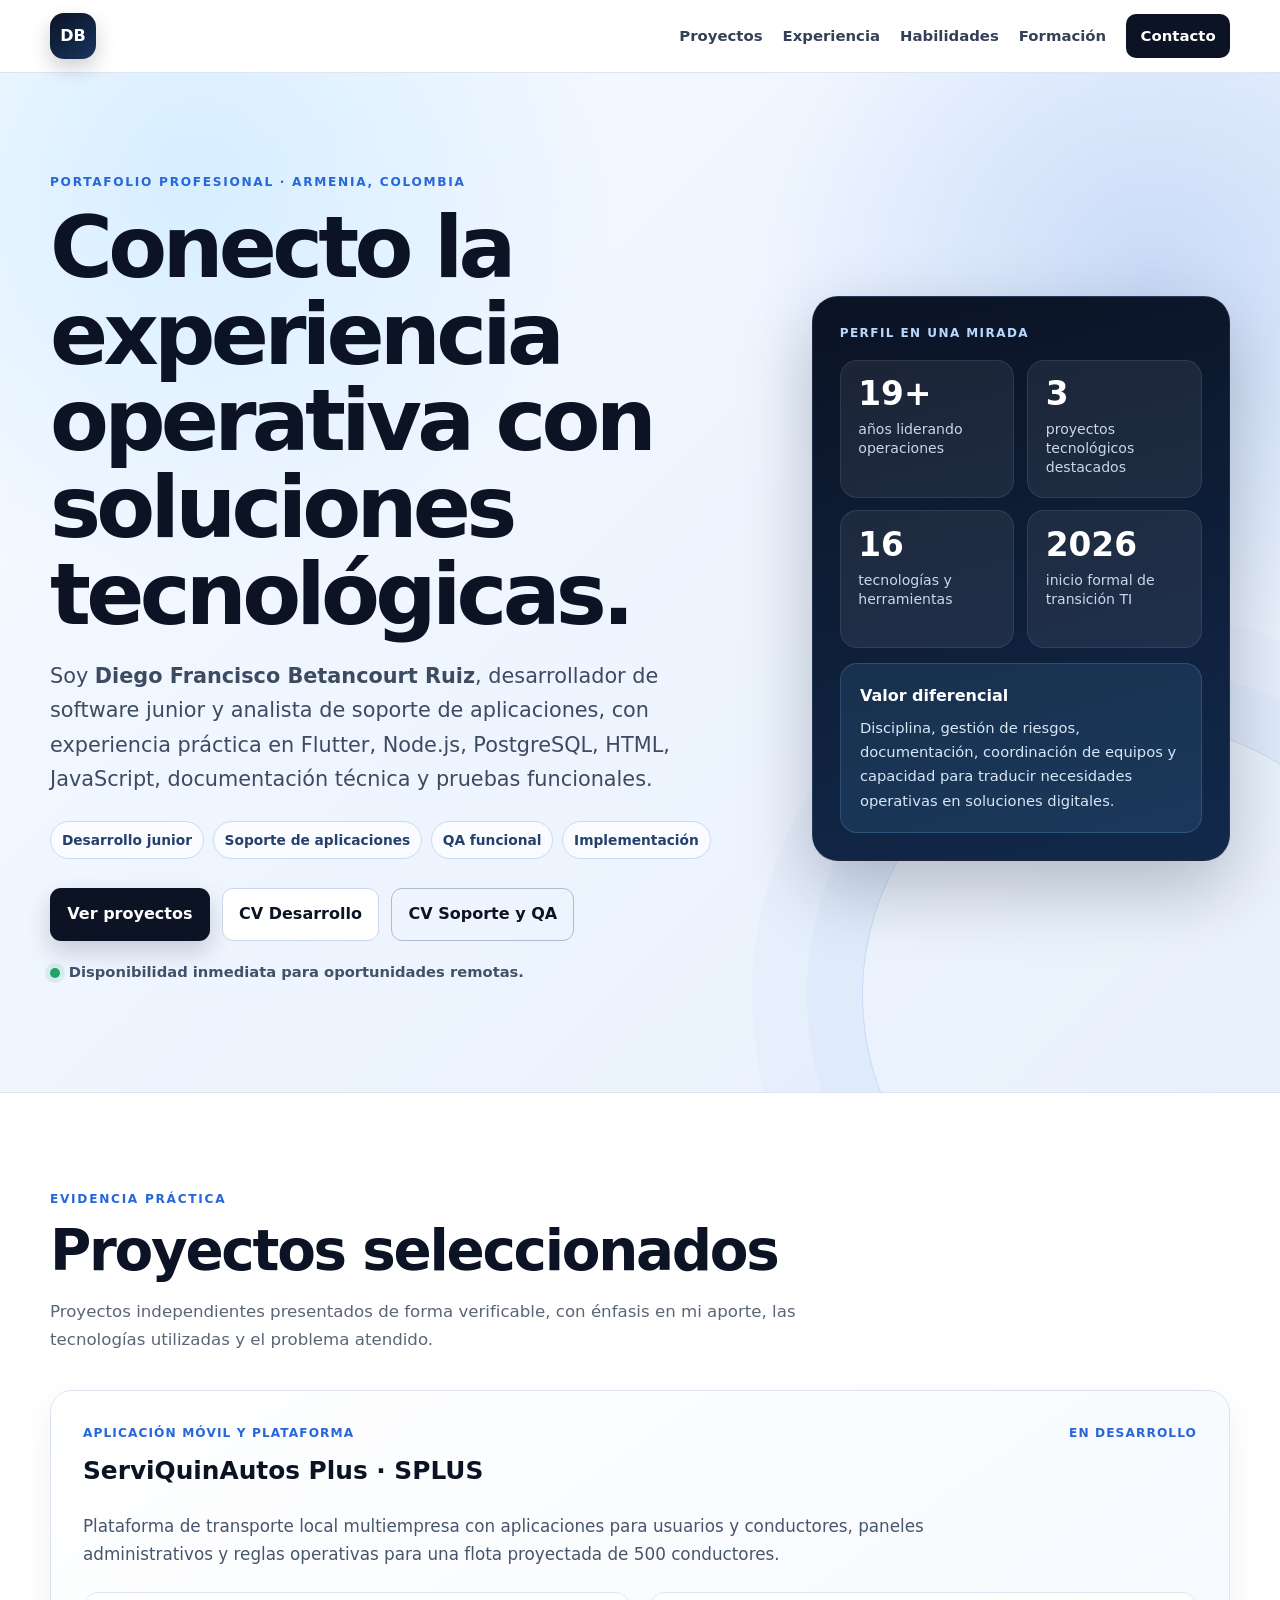
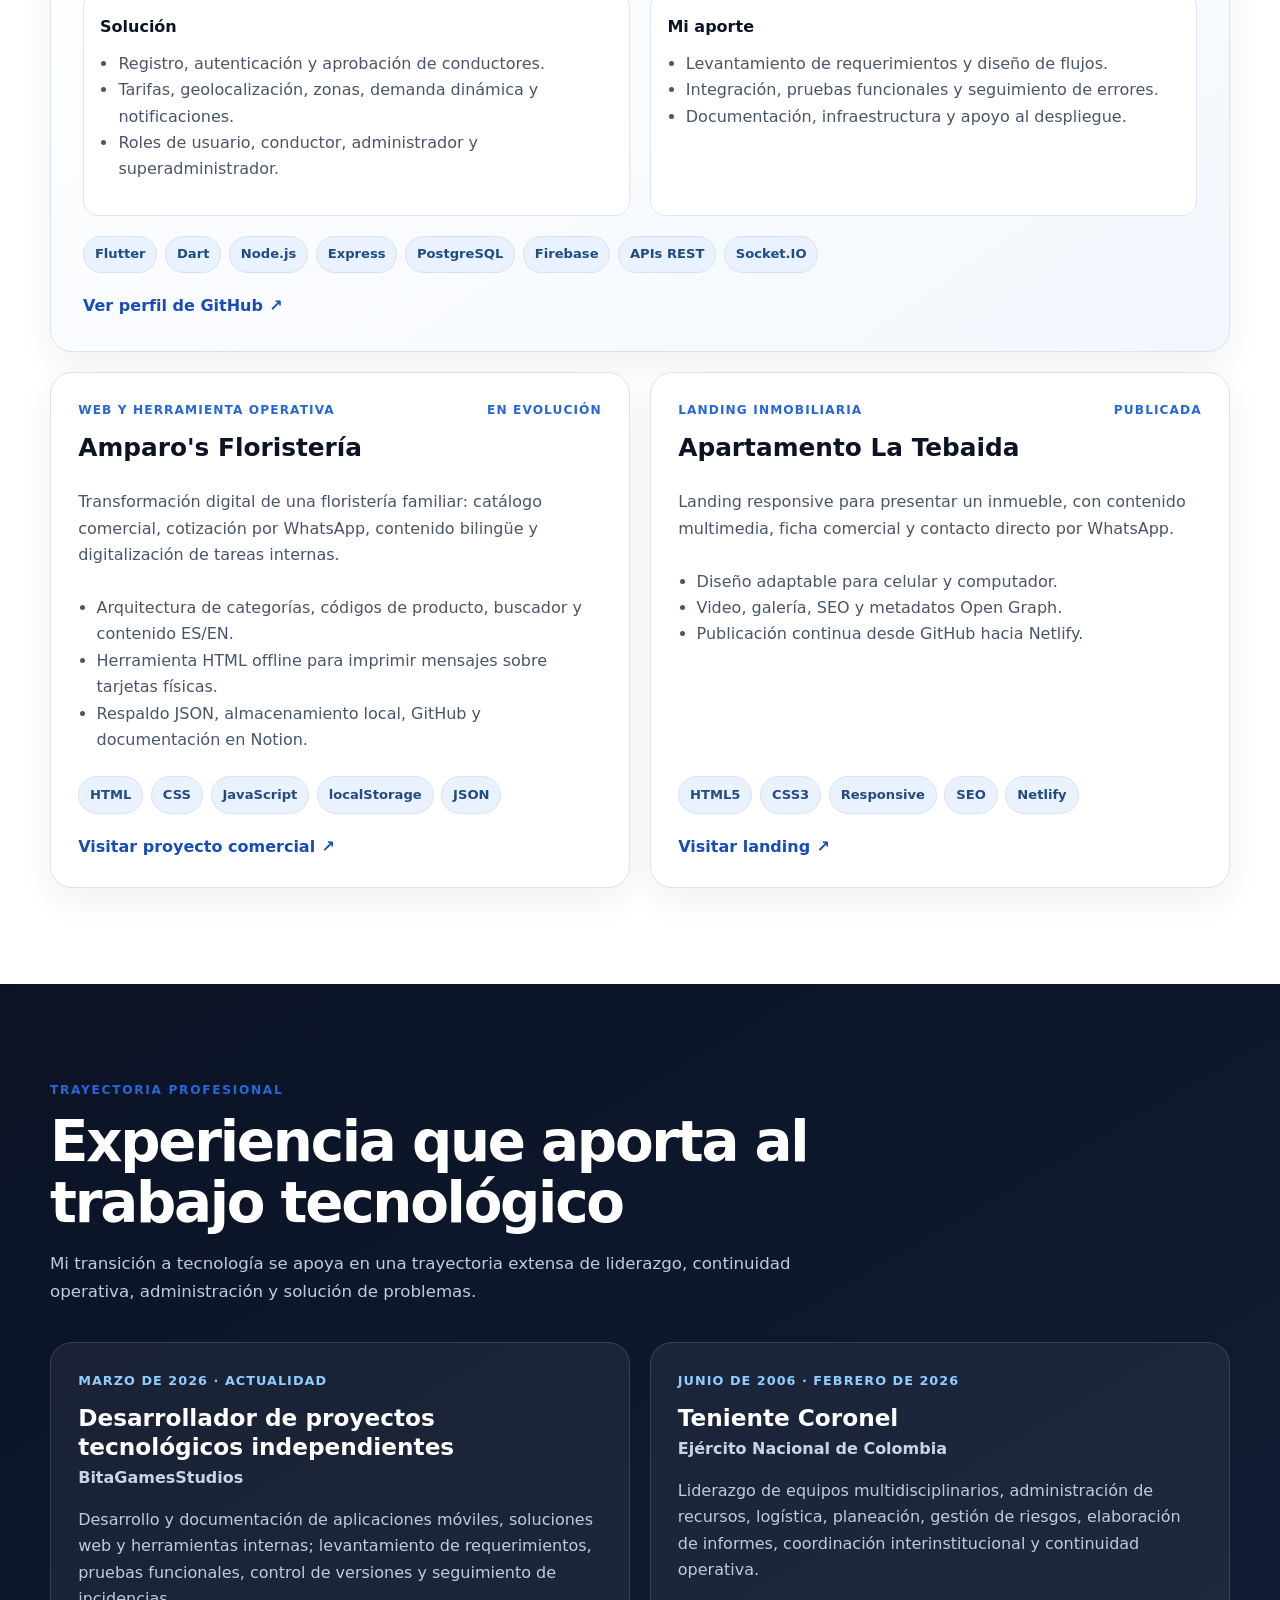
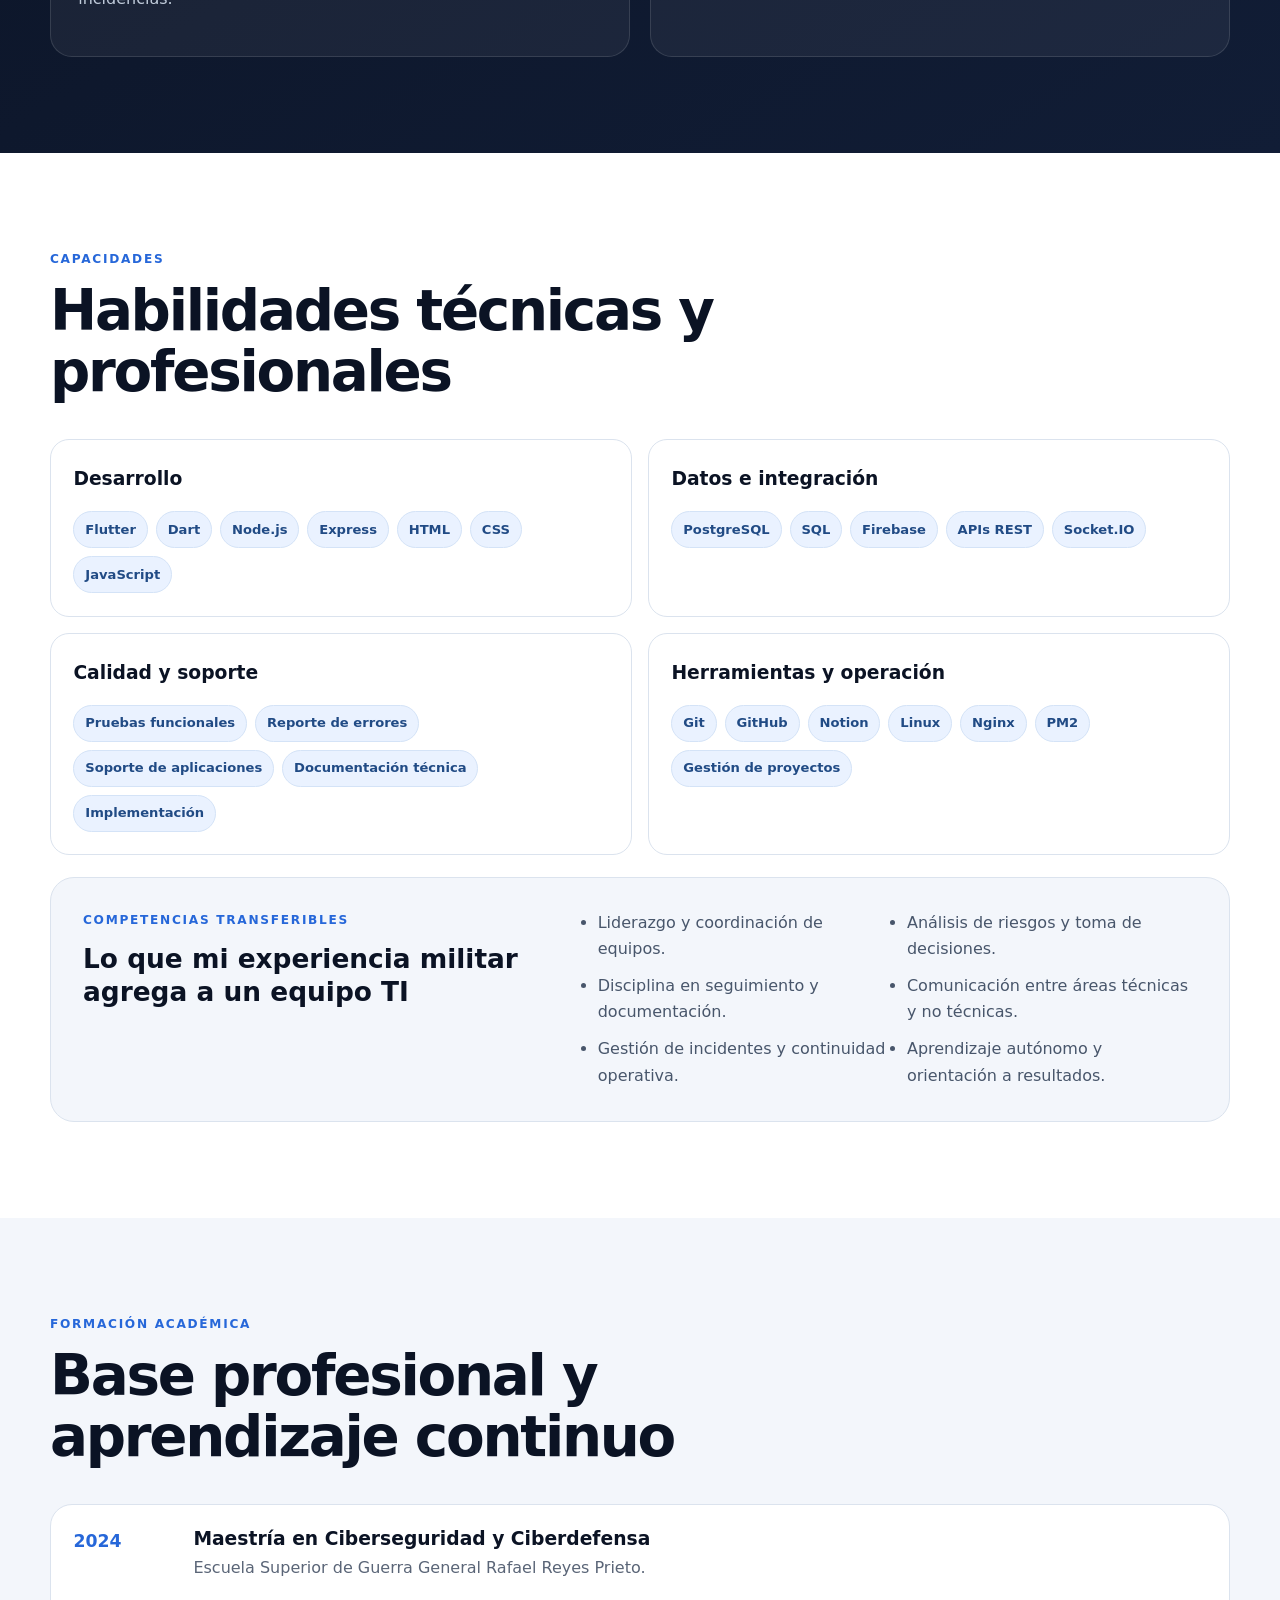
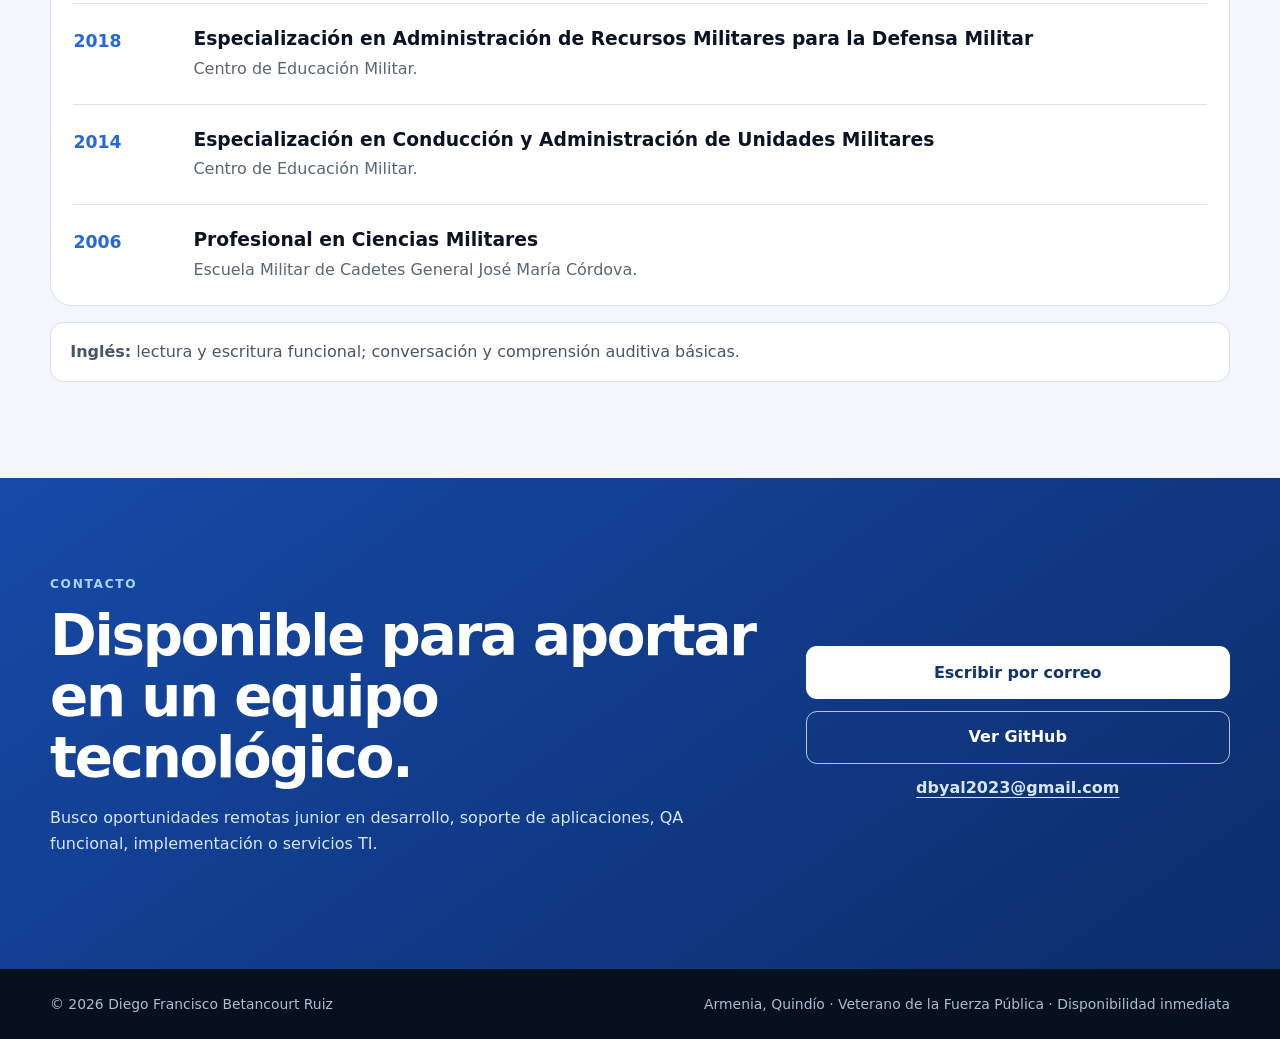
<file: index.html>
<!doctype html>
<html lang="es">
<head>
  <meta charset="utf-8">
  <meta name="viewport" content="width=device-width, initial-scale=1">
  <meta name="description" content="Portafolio profesional de Diego Francisco Betancourt Ruiz: desarrollo de software junior, soporte de aplicaciones, QA funcional, implementación y proyectos digitales.">
  <meta name="theme-color" content="#0b1324">
  <meta name="robots" content="index,follow">
  <meta property="og:title" content="Diego Betancourt | Desarrollo, soporte y QA">
  <meta property="og:description" content="Proyectos en Flutter, Node.js, PostgreSQL, HTML, JavaScript, soporte de aplicaciones y pruebas funcionales.">
  <meta property="og:type" content="website">
  <title>Diego Betancourt | Desarrollo, soporte y QA</title>
  <link rel="stylesheet" href="styles.css">
</head>
<body>
  <a class="skip-link" href="#contenido">Saltar al contenido</a>

  <header class="site-header">
    <nav class="nav container" aria-label="Navegación principal">
      <a class="brand" href="#inicio" aria-label="Inicio">DB</a>
      <div class="nav-links">
        <a href="#proyectos">Proyectos</a>
        <a href="#experiencia">Experiencia</a>
        <a href="#habilidades">Habilidades</a>
        <a href="#formacion">Formación</a>
        <a class="nav-cta" href="#contacto">Contacto</a>
      </div>
    </nav>
  </header>

  <main id="contenido">
    <section id="inicio" class="hero">
      <div class="container hero-grid">
        <div class="hero-copy">
          <p class="eyebrow">Portafolio profesional · Armenia, Colombia</p>
          <h1>Conecto la experiencia operativa con soluciones tecnológicas.</h1>
          <p class="lead">Soy <strong>Diego Francisco Betancourt Ruiz</strong>, desarrollador de software junior y analista de soporte de aplicaciones, con experiencia práctica en Flutter, Node.js, PostgreSQL, HTML, JavaScript, documentación técnica y pruebas funcionales.</p>
          <div class="hero-tags" aria-label="Áreas de interés">
            <span>Desarrollo junior</span>
            <span>Soporte de aplicaciones</span>
            <span>QA funcional</span>
            <span>Implementación</span>
          </div>
          <div class="actions">
            <a class="button primary" href="#proyectos">Ver proyectos</a>
            <a class="button secondary" href="portafolio_diego/assets/cv/Hoja_de_Vida_Diego_Desarrollo_Junior.pdf">CV Desarrollo</a>
            <a class="button ghost" href="portafolio_diego/assets/cv/Hoja_de_Vida_Diego_Soporte_QA.pdf">CV Soporte y QA</a>
          </div>
          <p class="availability"><span aria-hidden="true"></span> Disponibilidad inmediata para oportunidades remotas.</p>
        </div>

        <aside class="hero-panel" aria-label="Resumen profesional">
          <p class="panel-label">Perfil en una mirada</p>
          <div class="metric-grid">
            <div><strong>19+</strong><span>años liderando operaciones</span></div>
            <div><strong>3</strong><span>proyectos tecnológicos destacados</span></div>
            <div><strong>16</strong><span>tecnologías y herramientas</span></div>
            <div><strong>2026</strong><span>inicio formal de transición TI</span></div>
          </div>
          <div class="panel-note">
            <strong>Valor diferencial</strong>
            <p>Disciplina, gestión de riesgos, documentación, coordinación de equipos y capacidad para traducir necesidades operativas en soluciones digitales.</p>
          </div>
        </aside>
      </div>
    </section>

    <section id="proyectos" class="section container">
      <div class="section-heading">
        <p class="eyebrow">Evidencia práctica</p>
        <h2>Proyectos seleccionados</h2>
        <p>Proyectos independientes presentados de forma verificable, con énfasis en mi aporte, las tecnologías utilizadas y el problema atendido.</p>
      </div>

      <div class="projects">
        <article class="project-card featured">
          <div class="project-topline"><span>Aplicación móvil y plataforma</span><span>En desarrollo</span></div>
          <h3>ServiQuinAutos Plus · SPLUS</h3>
          <p class="project-summary">Plataforma de transporte local multiempresa con aplicaciones para usuarios y conductores, paneles administrativos y reglas operativas para una flota proyectada de 500 conductores.</p>
          <div class="project-columns">
            <div>
              <h4>Solución</h4>
              <ul>
                <li>Registro, autenticación y aprobación de conductores.</li>
                <li>Tarifas, geolocalización, zonas, demanda dinámica y notificaciones.</li>
                <li>Roles de usuario, conductor, administrador y superadministrador.</li>
              </ul>
            </div>
            <div>
              <h4>Mi aporte</h4>
              <ul>
                <li>Levantamiento de requerimientos y diseño de flujos.</li>
                <li>Integración, pruebas funcionales y seguimiento de errores.</li>
                <li>Documentación, infraestructura y apoyo al despliegue.</li>
              </ul>
            </div>
          </div>
          <div class="stack"><span>Flutter</span><span>Dart</span><span>Node.js</span><span>Express</span><span>PostgreSQL</span><span>Firebase</span><span>APIs REST</span><span>Socket.IO</span></div>
          <a class="text-link" href="https://github.com/bitagamesstudios" target="_blank" rel="noopener noreferrer">Ver perfil de GitHub <span aria-hidden="true">↗</span></a>
        </article>

        <article class="project-card">
          <div class="project-topline"><span>Web y herramienta operativa</span><span>En evolución</span></div>
          <h3>Amparo's Floristería</h3>
          <p>Transformación digital de una floristería familiar: catálogo comercial, cotización por WhatsApp, contenido bilingüe y digitalización de tareas internas.</p>
          <ul>
            <li>Arquitectura de categorías, códigos de producto, buscador y contenido ES/EN.</li>
            <li>Herramienta HTML offline para imprimir mensajes sobre tarjetas físicas.</li>
            <li>Respaldo JSON, almacenamiento local, GitHub y documentación en Notion.</li>
          </ul>
          <div class="stack"><span>HTML</span><span>CSS</span><span>JavaScript</span><span>localStorage</span><span>JSON</span></div>
          <a class="text-link" href="https://www.amparosfloristeria.com" target="_blank" rel="noopener noreferrer">Visitar proyecto comercial <span aria-hidden="true">↗</span></a>
        </article>

        <article class="project-card">
          <div class="project-topline"><span>Landing inmobiliaria</span><span>Publicada</span></div>
          <h3>Apartamento La Tebaida</h3>
          <p>Landing responsive para presentar un inmueble, con contenido multimedia, ficha comercial y contacto directo por WhatsApp.</p>
          <ul>
            <li>Diseño adaptable para celular y computador.</li>
            <li>Video, galería, SEO y metadatos Open Graph.</li>
            <li>Publicación continua desde GitHub hacia Netlify.</li>
          </ul>
          <div class="stack"><span>HTML5</span><span>CSS3</span><span>Responsive</span><span>SEO</span><span>Netlify</span></div>
          <a class="text-link" href="https://apto-tebaida.netlify.app" target="_blank" rel="noopener noreferrer">Visitar landing <span aria-hidden="true">↗</span></a>
        </article>
      </div>
    </section>

    <section id="experiencia" class="section section-dark">
      <div class="container">
        <div class="section-heading light">
          <p class="eyebrow">Trayectoria profesional</p>
          <h2>Experiencia que aporta al trabajo tecnológico</h2>
          <p>Mi transición a tecnología se apoya en una trayectoria extensa de liderazgo, continuidad operativa, administración y solución de problemas.</p>
        </div>

        <div class="experience-grid">
          <article class="experience-card">
            <p class="date">Marzo de 2026 · Actualidad</p>
            <h3>Desarrollador de proyectos tecnológicos independientes</h3>
            <p class="company">BitaGamesStudios</p>
            <p>Desarrollo y documentación de aplicaciones móviles, soluciones web y herramientas internas; levantamiento de requerimientos, pruebas funcionales, control de versiones y seguimiento de incidencias.</p>
          </article>
          <article class="experience-card">
            <p class="date">Junio de 2006 · Febrero de 2026</p>
            <h3>Teniente Coronel</h3>
            <p class="company">Ejército Nacional de Colombia</p>
            <p>Liderazgo de equipos multidisciplinarios, administración de recursos, logística, planeación, gestión de riesgos, elaboración de informes, coordinación interinstitucional y continuidad operativa.</p>
          </article>
        </div>
      </div>
    </section>

    <section id="habilidades" class="section container">
      <div class="section-heading">
        <p class="eyebrow">Capacidades</p>
        <h2>Habilidades técnicas y profesionales</h2>
      </div>

      <div class="skills-grid">
        <article class="skill-card">
          <h3>Desarrollo</h3>
          <div class="chips"><span>Flutter</span><span>Dart</span><span>Node.js</span><span>Express</span><span>HTML</span><span>CSS</span><span>JavaScript</span></div>
        </article>
        <article class="skill-card">
          <h3>Datos e integración</h3>
          <div class="chips"><span>PostgreSQL</span><span>SQL</span><span>Firebase</span><span>APIs REST</span><span>Socket.IO</span></div>
        </article>
        <article class="skill-card">
          <h3>Calidad y soporte</h3>
          <div class="chips"><span>Pruebas funcionales</span><span>Reporte de errores</span><span>Soporte de aplicaciones</span><span>Documentación técnica</span><span>Implementación</span></div>
        </article>
        <article class="skill-card">
          <h3>Herramientas y operación</h3>
          <div class="chips"><span>Git</span><span>GitHub</span><span>Notion</span><span>Linux</span><span>Nginx</span><span>PM2</span><span>Gestión de proyectos</span></div>
        </article>
      </div>

      <div class="transferable">
        <div>
          <p class="eyebrow">Competencias transferibles</p>
          <h3>Lo que mi experiencia militar agrega a un equipo TI</h3>
        </div>
        <ul>
          <li>Liderazgo y coordinación de equipos.</li>
          <li>Análisis de riesgos y toma de decisiones.</li>
          <li>Disciplina en seguimiento y documentación.</li>
          <li>Comunicación entre áreas técnicas y no técnicas.</li>
          <li>Gestión de incidentes y continuidad operativa.</li>
          <li>Aprendizaje autónomo y orientación a resultados.</li>
        </ul>
      </div>
    </section>

    <section id="formacion" class="section section-soft">
      <div class="container">
        <div class="section-heading">
          <p class="eyebrow">Formación académica</p>
          <h2>Base profesional y aprendizaje continuo</h2>
        </div>
        <div class="timeline">
          <article><span>2024</span><div><h3>Maestría en Ciberseguridad y Ciberdefensa</h3><p>Escuela Superior de Guerra General Rafael Reyes Prieto.</p></div></article>
          <article><span>2018</span><div><h3>Especialización en Administración de Recursos Militares para la Defensa Militar</h3><p>Centro de Educación Militar.</p></div></article>
          <article><span>2014</span><div><h3>Especialización en Conducción y Administración de Unidades Militares</h3><p>Centro de Educación Militar.</p></div></article>
          <article><span>2006</span><div><h3>Profesional en Ciencias Militares</h3><p>Escuela Militar de Cadetes General José María Córdova.</p></div></article>
        </div>
        <p class="language-note"><strong>Inglés:</strong> lectura y escritura funcional; conversación y comprensión auditiva básicas.</p>
      </div>
    </section>

    <section id="contacto" class="section contact">
      <div class="container contact-card">
        <div>
          <p class="eyebrow">Contacto</p>
          <h2>Disponible para aportar en un equipo tecnológico.</h2>
          <p>Busco oportunidades remotas junior en desarrollo, soporte de aplicaciones, QA funcional, implementación o servicios TI.</p>
        </div>
        <div class="contact-actions">
          <a class="button light" href="mailto:dbyal2023@gmail.com">Escribir por correo</a>
          <a class="button outline-light" href="https://github.com/bitagamesstudios" target="_blank" rel="noopener noreferrer">Ver GitHub</a>
          <a class="contact-email" href="mailto:dbyal2023@gmail.com">dbyal2023@gmail.com</a>
        </div>
      </div>
    </section>
  </main>

  <footer class="footer">
    <div class="container footer-content">
      <p>© 2026 Diego Francisco Betancourt Ruiz</p>
      <p>Armenia, Quindío · Veterano de la Fuerza Pública · Disponibilidad inmediata</p>
    </div>
  </footer>
</body>
</html>
</file>
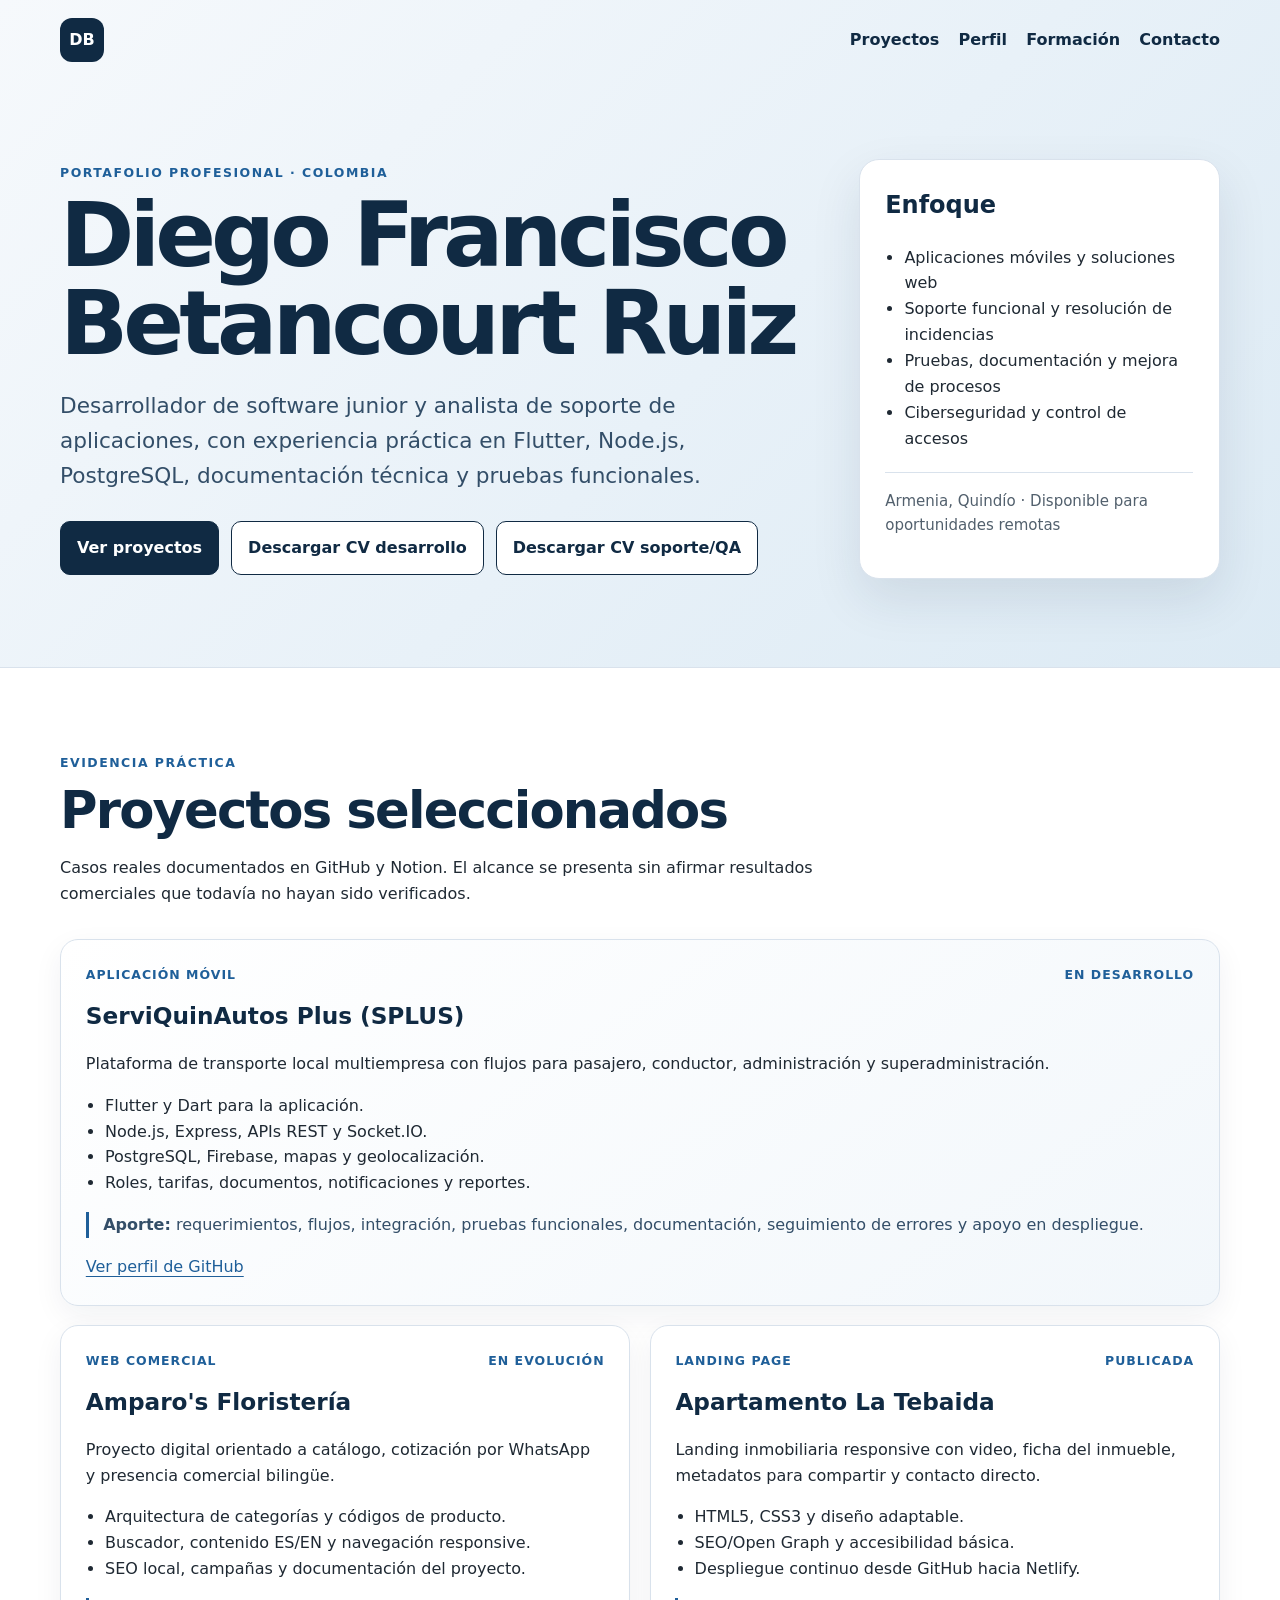
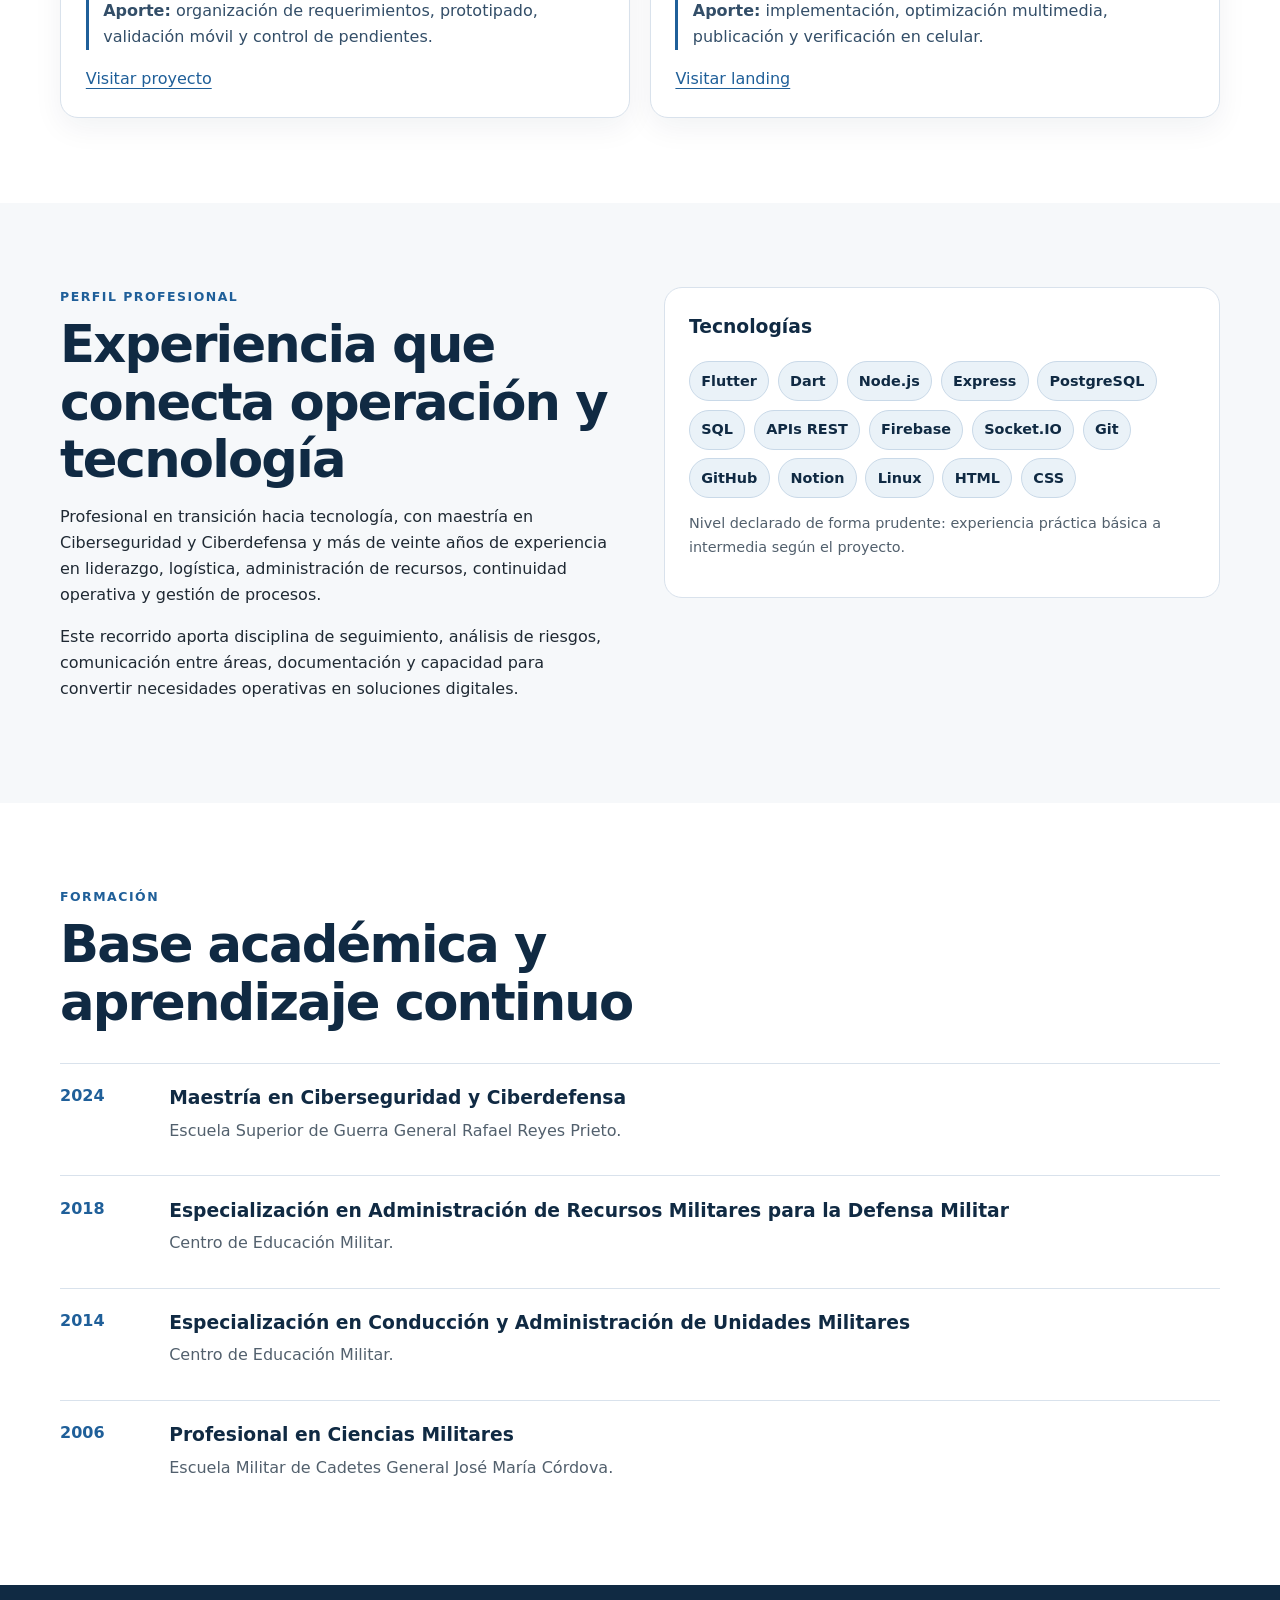
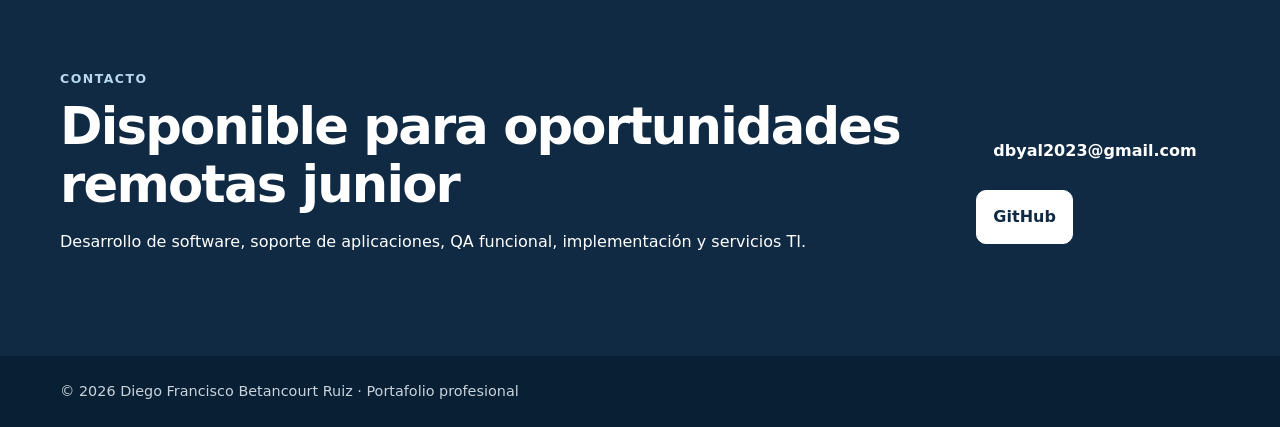
<file: portafolio_diego/index.html>
<!doctype html>
<html lang="es">
<head>
  <meta charset="utf-8">
  <meta name="viewport" content="width=device-width, initial-scale=1">
  <meta name="description" content="Portafolio profesional de Diego Francisco Betancourt Ruiz: desarrollo de software, soporte de aplicaciones, QA funcional y proyectos digitales.">
  <meta name="robots" content="index,follow">
  <title>Diego Betancourt | Desarrollo de Software y Soporte de Aplicaciones</title>
  <link rel="stylesheet" href="styles.css">
</head>
<body>
  <a class="skip-link" href="#contenido">Saltar al contenido</a>
  <header class="hero">
    <nav class="nav container" aria-label="Navegación principal">
      <a class="brand" href="#inicio">DB</a>
      <div class="nav-links">
        <a href="#proyectos">Proyectos</a>
        <a href="#perfil">Perfil</a>
        <a href="#formacion">Formación</a>
        <a href="#contacto">Contacto</a>
      </div>
    </nav>
    <section id="inicio" class="container hero-grid">
      <div>
        <p class="eyebrow">Portafolio profesional · Colombia</p>
        <h1>Diego Francisco<br>Betancourt Ruiz</h1>
        <p class="lead">Desarrollador de software junior y analista de soporte de aplicaciones, con experiencia práctica en Flutter, Node.js, PostgreSQL, documentación técnica y pruebas funcionales.</p>
        <div class="actions">
          <a class="button primary" href="#proyectos">Ver proyectos</a>
          <a class="button secondary" href="assets/cv/Hoja_de_Vida_Diego_Desarrollo_Junior.pdf">Descargar CV desarrollo</a>
          <a class="button secondary" href="assets/cv/Hoja_de_Vida_Diego_Soporte_QA.pdf">Descargar CV soporte/QA</a>
        </div>
      </div>
      <aside class="summary-card" aria-label="Resumen profesional">
        <h2>Enfoque</h2>
        <ul>
          <li>Aplicaciones móviles y soluciones web</li>
          <li>Soporte funcional y resolución de incidencias</li>
          <li>Pruebas, documentación y mejora de procesos</li>
          <li>Ciberseguridad y control de accesos</li>
        </ul>
        <p class="location">Armenia, Quindío · Disponible para oportunidades remotas</p>
      </aside>
    </section>
  </header>

  <main id="contenido">
    <section id="proyectos" class="section container">
      <div class="section-heading">
        <p class="eyebrow">Evidencia práctica</p>
        <h2>Proyectos seleccionados</h2>
        <p>Casos reales documentados en GitHub y Notion. El alcance se presenta sin afirmar resultados comerciales que todavía no hayan sido verificados.</p>
      </div>
      <div class="projects">
        <article class="project-card featured">
          <div class="project-topline"><span>Aplicación móvil</span><span>En desarrollo</span></div>
          <h3>ServiQuinAutos Plus (SPLUS)</h3>
          <p>Plataforma de transporte local multiempresa con flujos para pasajero, conductor, administración y superadministración.</p>
          <ul>
            <li>Flutter y Dart para la aplicación.</li>
            <li>Node.js, Express, APIs REST y Socket.IO.</li>
            <li>PostgreSQL, Firebase, mapas y geolocalización.</li>
            <li>Roles, tarifas, documentos, notificaciones y reportes.</li>
          </ul>
          <p class="contribution"><strong>Aporte:</strong> requerimientos, flujos, integración, pruebas funcionales, documentación, seguimiento de errores y apoyo en despliegue.</p>
          <a href="https://github.com/bitagamesstudios" rel="noopener">Ver perfil de GitHub</a>
        </article>

        <article class="project-card">
          <div class="project-topline"><span>Web comercial</span><span>En evolución</span></div>
          <h3>Amparo's Floristería</h3>
          <p>Proyecto digital orientado a catálogo, cotización por WhatsApp y presencia comercial bilingüe.</p>
          <ul>
            <li>Arquitectura de categorías y códigos de producto.</li>
            <li>Buscador, contenido ES/EN y navegación responsive.</li>
            <li>SEO local, campañas y documentación del proyecto.</li>
          </ul>
          <p class="contribution"><strong>Aporte:</strong> organización de requerimientos, prototipado, validación móvil y control de pendientes.</p>
          <a href="https://www.amparosfloristeria.com" rel="noopener">Visitar proyecto</a>
        </article>

        <article class="project-card">
          <div class="project-topline"><span>Landing page</span><span>Publicada</span></div>
          <h3>Apartamento La Tebaida</h3>
          <p>Landing inmobiliaria responsive con video, ficha del inmueble, metadatos para compartir y contacto directo.</p>
          <ul>
            <li>HTML5, CSS3 y diseño adaptable.</li>
            <li>SEO/Open Graph y accesibilidad básica.</li>
            <li>Despliegue continuo desde GitHub hacia Netlify.</li>
          </ul>
          <p class="contribution"><strong>Aporte:</strong> implementación, optimización multimedia, publicación y verificación en celular.</p>
          <a href="https://apto-tebaida.netlify.app" rel="noopener">Visitar landing</a>
        </article>
      </div>
    </section>

    <section id="perfil" class="section alt">
      <div class="container two-columns">
        <div>
          <p class="eyebrow">Perfil profesional</p>
          <h2>Experiencia que conecta operación y tecnología</h2>
          <p>Profesional en transición hacia tecnología, con maestría en Ciberseguridad y Ciberdefensa y más de veinte años de experiencia en liderazgo, logística, administración de recursos, continuidad operativa y gestión de procesos.</p>
          <p>Este recorrido aporta disciplina de seguimiento, análisis de riesgos, comunicación entre áreas, documentación y capacidad para convertir necesidades operativas en soluciones digitales.</p>
        </div>
        <div class="skills-panel">
          <h3>Tecnologías</h3>
          <div class="chips" aria-label="Tecnologías y habilidades">
            <span>Flutter</span><span>Dart</span><span>Node.js</span><span>Express</span><span>PostgreSQL</span><span>SQL</span><span>APIs REST</span><span>Firebase</span><span>Socket.IO</span><span>Git</span><span>GitHub</span><span>Notion</span><span>Linux</span><span>HTML</span><span>CSS</span>
          </div>
          <p class="note">Nivel declarado de forma prudente: experiencia práctica básica a intermedia según el proyecto.</p>
        </div>
      </div>
    </section>

    <section id="formacion" class="section container">
      <div class="section-heading">
        <p class="eyebrow">Formación</p>
        <h2>Base académica y aprendizaje continuo</h2>
      </div>
      <div class="timeline">
        <article><span>2024</span><div><h3>Maestría en Ciberseguridad y Ciberdefensa</h3><p>Escuela Superior de Guerra General Rafael Reyes Prieto.</p></div></article>
        <article><span>2018</span><div><h3>Especialización en Administración de Recursos Militares para la Defensa Militar</h3><p>Centro de Educación Militar.</p></div></article>
        <article><span>2014</span><div><h3>Especialización en Conducción y Administración de Unidades Militares</h3><p>Centro de Educación Militar.</p></div></article>
        <article><span>2006</span><div><h3>Profesional en Ciencias Militares</h3><p>Escuela Militar de Cadetes General José María Córdova.</p></div></article>
      </div>
    </section>

    <section id="contacto" class="section contact">
      <div class="container contact-card">
        <div>
          <p class="eyebrow">Contacto</p>
          <h2>Disponible para oportunidades remotas junior</h2>
          <p>Desarrollo de software, soporte de aplicaciones, QA funcional, implementación y servicios TI.</p>
        </div>
        <div class="actions">
          <a class="button primary" href="mailto:dbyal2023@gmail.com">dbyal2023@gmail.com</a>
          <a class="button secondary" href="https://github.com/bitagamesstudios" rel="noopener">GitHub</a>
        </div>
      </div>
    </section>
  </main>

  <footer class="footer"><div class="container">© 2026 Diego Francisco Betancourt Ruiz · Portafolio profesional</div></footer>
</body>
</html>
</file>
<file: styles.css>
:root{
  --ink:#172033;
  --muted:#5a6577;
  --navy:#0b1324;
  --navy-2:#111d36;
  --blue:#2667d9;
  --blue-dark:#174dba;
  --cyan:#6ec8ff;
  --soft:#f3f6fb;
  --soft-blue:#eaf2ff;
  --line:#dbe3ee;
  --white:#fff;
  --success:#21a36a;
  --shadow:0 20px 55px rgba(11,19,36,.10);
  --max:1180px;
}

*{box-sizing:border-box}
html{scroll-behavior:smooth}
body{
  margin:0;
  font-family:Inter,ui-sans-serif,system-ui,-apple-system,BlinkMacSystemFont,"Segoe UI",sans-serif;
  color:var(--ink);
  line-height:1.65;
  background:var(--white);
  -webkit-font-smoothing:antialiased;
}
a{color:inherit;text-underline-offset:4px}
a:focus-visible{outline:3px solid #ffbf47;outline-offset:4px}
.container{width:min(var(--max),calc(100% - 2rem));margin-inline:auto}
.skip-link{position:absolute;left:-9999px;top:0;background:#fff;padding:.8rem 1rem;z-index:100}
.skip-link:focus{left:1rem;top:1rem}

.site-header{
  position:sticky;
  top:0;
  z-index:20;
  background:rgba(255,255,255,.92);
  backdrop-filter:blur(16px);
  border-bottom:1px solid rgba(219,227,238,.9);
}
.nav{display:flex;align-items:center;justify-content:space-between;min-height:72px;gap:1.5rem}
.brand{
  display:grid;
  place-items:center;
  width:46px;
  height:46px;
  border-radius:14px;
  background:linear-gradient(145deg,var(--navy),#18345f);
  color:#fff;
  font-weight:900;
  text-decoration:none;
  box-shadow:0 9px 20px rgba(11,19,36,.2);
}
.nav-links{display:flex;align-items:center;gap:1.25rem;flex-wrap:wrap}
.nav-links a{text-decoration:none;color:#344057;font-size:.93rem;font-weight:750}
.nav-links a:hover{color:var(--blue)}
.nav-links .nav-cta{padding:.62rem .9rem;border-radius:10px;background:var(--navy);color:#fff}
.nav-links .nav-cta:hover{background:var(--blue);color:#fff}

.hero{
  overflow:hidden;
  position:relative;
  background:
    radial-gradient(circle at 15% 10%,rgba(110,200,255,.23),transparent 30%),
    radial-gradient(circle at 90% 20%,rgba(38,103,217,.18),transparent 28%),
    linear-gradient(135deg,#f8fbff 0%,#eef5ff 48%,#e9f1fc 100%);
  border-bottom:1px solid var(--line);
}
.hero::after{
  content:"";
  position:absolute;
  right:-8rem;
  bottom:-11rem;
  width:34rem;
  height:34rem;
  border:1px solid rgba(38,103,217,.18);
  border-radius:50%;
  box-shadow:0 0 0 55px rgba(38,103,217,.035),0 0 0 110px rgba(38,103,217,.025);
  pointer-events:none;
}
.hero-grid{position:relative;z-index:1;display:grid;grid-template-columns:minmax(0,1.25fr) minmax(320px,.75fr);gap:4rem;align-items:center;padding:6.2rem 0 6.7rem}
.eyebrow{text-transform:uppercase;letter-spacing:.14em;font-size:.76rem;font-weight:900;color:var(--blue);margin:0 0 .75rem}
.hero h1{font-size:clamp(2.8rem,6.7vw,5.5rem);line-height:1.01;letter-spacing:-.055em;color:var(--navy);margin:.2rem 0 1.35rem;max-width:900px}
.lead{font-size:clamp(1.05rem,2vw,1.3rem);color:#3d4b62;max-width:810px;margin:0}
.hero-tags{display:flex;gap:.55rem;flex-wrap:wrap;margin-top:1.55rem}
.hero-tags span{padding:.42rem .68rem;border:1px solid #c9daf4;border-radius:999px;background:rgba(255,255,255,.7);font-size:.86rem;color:#24416e;font-weight:750}
.actions{display:flex;gap:.75rem;flex-wrap:wrap;margin-top:1.8rem}
.button{display:inline-flex;align-items:center;justify-content:center;min-height:46px;padding:.78rem 1.02rem;border-radius:11px;font-weight:800;text-decoration:none;border:1px solid transparent;transition:transform .2s ease,box-shadow .2s ease,background .2s ease}
.button:hover{transform:translateY(-2px)}
.button.primary{background:var(--navy);color:#fff;box-shadow:0 11px 24px rgba(11,19,36,.18)}
.button.primary:hover{background:var(--blue)}
.button.secondary{background:#fff;color:var(--navy);border-color:#cbd7e8}
.button.secondary:hover,.button.ghost:hover{box-shadow:0 10px 24px rgba(17,29,54,.1)}
.button.ghost{background:transparent;color:var(--navy);border-color:#aebdd2}
.availability{display:flex;align-items:center;gap:.55rem;margin:1.2rem 0 0;color:#41516a;font-size:.92rem;font-weight:650}
.availability span{width:10px;height:10px;border-radius:50%;background:var(--success);box-shadow:0 0 0 5px rgba(33,163,106,.12)}

.hero-panel{background:linear-gradient(165deg,var(--navy),#12294c);color:#fff;border:1px solid rgba(255,255,255,.08);border-radius:26px;padding:1.7rem;box-shadow:0 28px 70px rgba(11,19,36,.25)}
.panel-label{margin:0 0 1rem;color:#b9d8ff;text-transform:uppercase;font-size:.75rem;letter-spacing:.12em;font-weight:900}
.metric-grid{display:grid;grid-template-columns:1fr 1fr;gap:.8rem}
.metric-grid div{min-height:138px;padding:1.1rem;border-radius:17px;background:rgba(255,255,255,.065);border:1px solid rgba(255,255,255,.09)}
.metric-grid strong{display:block;font-size:2.05rem;line-height:1;color:#fff;margin-bottom:.55rem}
.metric-grid span{display:block;color:#c8d8ec;font-size:.88rem;line-height:1.35}
.panel-note{margin-top:.9rem;padding:1.2rem;border-radius:17px;background:rgba(110,200,255,.1);border:1px solid rgba(110,200,255,.2)}
.panel-note strong{color:#fff}
.panel-note p{color:#d8e6f6;margin:.4rem 0 0;font-size:.92rem}

.section{padding:6rem 0}
.section-heading{max-width:820px;margin-bottom:2.3rem}
.section-heading h2,.section h2{font-size:clamp(2.05rem,4.4vw,3.55rem);line-height:1.08;letter-spacing:-.04em;color:var(--navy);margin:.2rem 0 1rem}
.section-heading>p:last-child{color:var(--muted);font-size:1.04rem}
.section-heading.light h2{color:#fff}
.section-heading.light>p:last-child{color:#bfcce0}

.projects{display:grid;grid-template-columns:repeat(12,1fr);gap:1.25rem}
.project-card{grid-column:span 6;display:flex;flex-direction:column;border:1px solid var(--line);border-radius:22px;padding:1.7rem;background:#fff;box-shadow:0 12px 35px rgba(11,19,36,.06)}
.project-card.featured{grid-column:span 12;padding:2rem;background:linear-gradient(145deg,#fff,#f3f7fd)}
.project-topline{display:flex;justify-content:space-between;gap:1rem;color:var(--blue);font-weight:900;font-size:.76rem;text-transform:uppercase;letter-spacing:.09em}
.project-card h3{font-size:1.55rem;line-height:1.2;color:var(--navy);margin:.8rem 0 .65rem}
.project-card h4{margin:.3rem 0;color:var(--navy)}
.project-card p,.project-card li{color:#48566b}
.project-card ul{padding-left:1.15rem;margin:.65rem 0 1rem}
.project-summary{font-size:1.05rem;max-width:930px}
.project-columns{display:grid;grid-template-columns:1fr 1fr;gap:1.3rem;margin:.45rem 0 .8rem}
.project-columns>div{padding:1rem;border-radius:15px;background:#fff;border:1px solid #dde7f2}
.stack{display:flex;flex-wrap:wrap;gap:.48rem;margin-top:auto;padding-top:.45rem}
.stack span,.chips span{padding:.42rem .68rem;border-radius:999px;font-size:.82rem;font-weight:780;background:var(--soft-blue);border:1px solid #d4e3f7;color:#214b85}
.text-link{display:inline-flex;align-items:center;gap:.4rem;margin-top:1.25rem;color:var(--blue-dark);font-weight:850;text-decoration:none}
.text-link:hover{text-decoration:underline}

.section-dark{background:linear-gradient(150deg,var(--navy),var(--navy-2));color:#fff}
.experience-grid{display:grid;grid-template-columns:1fr 1fr;gap:1.2rem}
.experience-card{padding:1.7rem;border-radius:22px;border:1px solid rgba(255,255,255,.12);background:rgba(255,255,255,.055)}
.experience-card .date{margin:0;color:#8ecfff;font-size:.8rem;letter-spacing:.08em;text-transform:uppercase;font-weight:900}
.experience-card h3{font-size:1.45rem;line-height:1.25;margin:.7rem 0 .25rem;color:#fff}
.experience-card .company{color:#c5d6eb;font-weight:800;margin:0 0 .8rem}
.experience-card p:last-child{color:#c0cbda}

.skills-grid{display:grid;grid-template-columns:repeat(2,1fr);gap:1rem}
.skill-card{padding:1.4rem;border:1px solid var(--line);border-radius:19px;background:#fff}
.skill-card h3{margin:.1rem 0 1rem;color:var(--navy)}
.chips{display:flex;gap:.5rem;flex-wrap:wrap}
.transferable{display:grid;grid-template-columns:.85fr 1.15fr;gap:2.4rem;margin-top:1.35rem;padding:2rem;border-radius:24px;background:var(--soft);border:1px solid var(--line)}
.transferable h3{font-size:1.65rem;line-height:1.25;color:var(--navy);margin:.2rem 0}
.transferable ul{display:grid;grid-template-columns:1fr 1fr;gap:.65rem 1.2rem;margin:0;padding-left:1.2rem;color:#48566b}

.section-soft{background:var(--soft)}
.timeline{display:grid;gap:.1rem;background:#fff;border:1px solid var(--line);border-radius:22px;padding:0 1.4rem}
.timeline article{display:grid;grid-template-columns:100px 1fr;gap:1.25rem;padding:1.35rem 0;border-bottom:1px solid var(--line)}
.timeline article:last-child{border-bottom:0}
.timeline article>span{font-size:1.08rem;font-weight:900;color:var(--blue)}
.timeline h3{margin:0;color:var(--navy);line-height:1.3}
.timeline p{margin:.25rem 0 0;color:var(--muted)}
.language-note{margin:1rem 0 0;padding:1rem 1.2rem;background:#fff;border:1px solid var(--line);border-radius:14px;color:#48566b}

.contact{background:linear-gradient(145deg,#164aa8,#0c2c6a);color:#fff}
.contact-card{display:grid;grid-template-columns:1.25fr .75fr;gap:3rem;align-items:center}
.contact h2{color:#fff;margin-bottom:.65rem}
.contact .eyebrow{color:#a9d4ff}
.contact p{color:#d7e5f8}
.contact-actions{display:flex;flex-direction:column;align-items:stretch;gap:.7rem}
.button.light{background:#fff;color:#10346f}
.button.outline-light{border-color:rgba(255,255,255,.7);color:#fff;background:transparent}
.contact-email{text-align:center;color:#d7e5f8;font-weight:750}

.footer{background:#07101f;color:#aebdce;padding:1.45rem 0;font-size:.87rem}
.footer-content{display:flex;justify-content:space-between;gap:1rem;flex-wrap:wrap}
.footer p{margin:0}

@media(max-width:940px){
  .hero-grid,.contact-card{grid-template-columns:1fr}
  .hero-grid{gap:2.2rem;padding:4.7rem 0 5rem}
  .hero-panel{max-width:720px}
  .project-card,.project-card.featured{grid-column:span 12}
  .experience-grid,.skills-grid{grid-template-columns:1fr}
  .transferable{grid-template-columns:1fr}
}

@media(max-width:720px){
  .nav{align-items:flex-start;padding:.85rem 0}
  .nav-links{justify-content:flex-end;gap:.72rem}
  .nav-links a{font-size:.83rem}
  .nav-links a:nth-child(2),.nav-links a:nth-child(4){display:none}
  .section{padding:4.5rem 0}
  .hero h1{font-size:clamp(2.65rem,13vw,4.3rem)}
  .project-columns,.transferable ul{grid-template-columns:1fr}
  .metric-grid{grid-template-columns:1fr 1fr}
  .timeline article{grid-template-columns:1fr;gap:.2rem}
  .footer-content{flex-direction:column}
}

@media(max-width:520px){
  .container{width:min(var(--max),calc(100% - 1.2rem))}
  .brand{width:42px;height:42px}
  .nav-links{gap:.55rem}
  .nav-links a:nth-child(3){display:none}
  .hero-grid{padding:3.8rem 0 4.2rem}
  .actions{display:grid;grid-template-columns:1fr}
  .button{width:100%}
  .metric-grid{grid-template-columns:1fr}
  .metric-grid div{min-height:auto}
  .project-card,.project-card.featured,.hero-panel,.experience-card,.transferable{padding:1.25rem}
  .project-topline{align-items:flex-start;flex-direction:column;gap:.25rem}
}

@media(prefers-reduced-motion:reduce){
  html{scroll-behavior:auto}
  .button{transition:none}
  .button:hover{transform:none}
}
</file>
<file: portafolio_diego/styles.css>
:root{--navy:#102a43;--blue:#1f5f99;--sky:#eaf2f8;--ink:#1f2933;--muted:#52606d;--line:#d9e2ec;--white:#fff;--max:1160px}
*{box-sizing:border-box}html{scroll-behavior:smooth}body{margin:0;font-family:Inter,ui-sans-serif,system-ui,-apple-system,BlinkMacSystemFont,"Segoe UI",sans-serif;color:var(--ink);line-height:1.62;background:#fff}a{color:var(--blue);text-underline-offset:4px}a:focus-visible,button:focus-visible{outline:3px solid #f2b33d;outline-offset:3px}.container{width:min(var(--max),calc(100% - 2rem));margin-inline:auto}.skip-link{position:absolute;left:-9999px;top:0;background:#fff;padding:.75rem;z-index:99}.skip-link:focus{left:1rem;top:1rem}.hero{background:linear-gradient(135deg,#f6f9fc 0%,#e8f1f8 55%,#dceaf4 100%);border-bottom:1px solid var(--line)}.nav{display:flex;align-items:center;justify-content:space-between;padding:1.1rem 0}.brand{display:grid;place-items:center;width:44px;height:44px;border-radius:12px;background:var(--navy);color:#fff;font-weight:800;text-decoration:none}.nav-links{display:flex;gap:1.2rem;flex-wrap:wrap}.nav-links a{text-decoration:none;color:var(--navy);font-weight:650}.hero-grid{display:grid;grid-template-columns:minmax(0,1.35fr) minmax(280px,.65fr);gap:3rem;align-items:center;padding:5rem 0 5.5rem}.eyebrow{text-transform:uppercase;letter-spacing:.12em;font-size:.78rem;font-weight:800;color:var(--blue);margin:0 0 .55rem}.hero h1{font-size:clamp(2.8rem,7vw,5.8rem);line-height:.98;letter-spacing:-.055em;color:var(--navy);margin:.25rem 0 1.3rem}.lead{font-size:clamp(1.05rem,2vw,1.35rem);max-width:800px;color:#334e68}.actions{display:flex;gap:.75rem;flex-wrap:wrap;margin-top:1.7rem}.button{display:inline-flex;align-items:center;justify-content:center;padding:.82rem 1rem;border-radius:10px;font-weight:760;text-decoration:none;border:1px solid var(--navy);transition:.2s ease}.button:hover{transform:translateY(-2px)}.button.primary{background:var(--navy);color:#fff}.button.secondary{background:#fff;color:var(--navy)}.summary-card{background:#fff;border:1px solid var(--line);border-radius:20px;padding:1.6rem;box-shadow:0 20px 50px rgba(16,42,67,.1)}.summary-card h2{color:var(--navy);margin-top:0}.summary-card ul{padding-left:1.2rem}.location{margin-top:1.25rem;padding-top:1rem;border-top:1px solid var(--line);color:var(--muted);font-size:.94rem}.section{padding:5.3rem 0}.section.alt{background:#f6f8fa}.section-heading{max-width:780px;margin-bottom:2rem}.section h2{font-size:clamp(2rem,4vw,3.2rem);line-height:1.12;letter-spacing:-.035em;color:var(--navy);margin:.2rem 0 1rem}.projects{display:grid;grid-template-columns:repeat(12,1fr);gap:1.2rem}.project-card{grid-column:span 6;border:1px solid var(--line);border-radius:18px;padding:1.55rem;background:#fff;box-shadow:0 10px 30px rgba(16,42,67,.06)}.project-card.featured{grid-column:span 12;background:linear-gradient(145deg,#fff,#f2f7fb)}.project-topline{display:flex;justify-content:space-between;gap:1rem;color:var(--blue);font-weight:800;font-size:.78rem;text-transform:uppercase;letter-spacing:.08em}.project-card h3{font-size:1.45rem;color:var(--navy);margin:.75rem 0}.project-card ul{padding-left:1.2rem}.contribution{border-left:3px solid var(--blue);padding-left:.9rem;color:#334e68}.two-columns{display:grid;grid-template-columns:1fr 1fr;gap:3rem;align-items:start}.skills-panel{border:1px solid var(--line);border-radius:18px;padding:1.5rem;background:#fff}.skills-panel h3{margin-top:0;color:var(--navy)}.chips{display:flex;flex-wrap:wrap;gap:.55rem}.chips span{background:var(--sky);border:1px solid #c9d9e8;padding:.45rem .7rem;border-radius:999px;font-size:.9rem;font-weight:700;color:var(--navy)}.note{font-size:.9rem;color:var(--muted)}.timeline{display:grid;gap:.8rem}.timeline article{display:grid;grid-template-columns:90px 1fr;gap:1.2rem;border-top:1px solid var(--line);padding:1.2rem 0}.timeline article>span{font-weight:850;color:var(--blue)}.timeline h3{margin:0;color:var(--navy)}.timeline p{margin:.25rem 0 0;color:var(--muted)}.contact{background:var(--navy);color:#fff}.contact-card{display:flex;justify-content:space-between;align-items:center;gap:2rem}.contact h2{color:#fff;margin-bottom:.5rem}.contact .eyebrow{color:#b9d7ef}.contact .button.secondary{border-color:#fff}.footer{background:#091f33;color:#c9d3dc;padding:1.5rem 0;font-size:.9rem}
@media(max-width:820px){.hero-grid,.two-columns{grid-template-columns:1fr}.hero-grid{padding:3.5rem 0}.nav{align-items:flex-start}.nav-links{justify-content:flex-end}.project-card,.project-card.featured{grid-column:span 12}.contact-card{align-items:flex-start;flex-direction:column}.section{padding:4rem 0}}
@media(max-width:520px){.nav-links{gap:.7rem;font-size:.88rem}.hero h1{font-size:2.8rem}.timeline article{grid-template-columns:1fr;gap:.2rem}.button{width:100%}}
@media(prefers-reduced-motion:reduce){html{scroll-behavior:auto}.button{transition:none}.button:hover{transform:none}}
</file>
